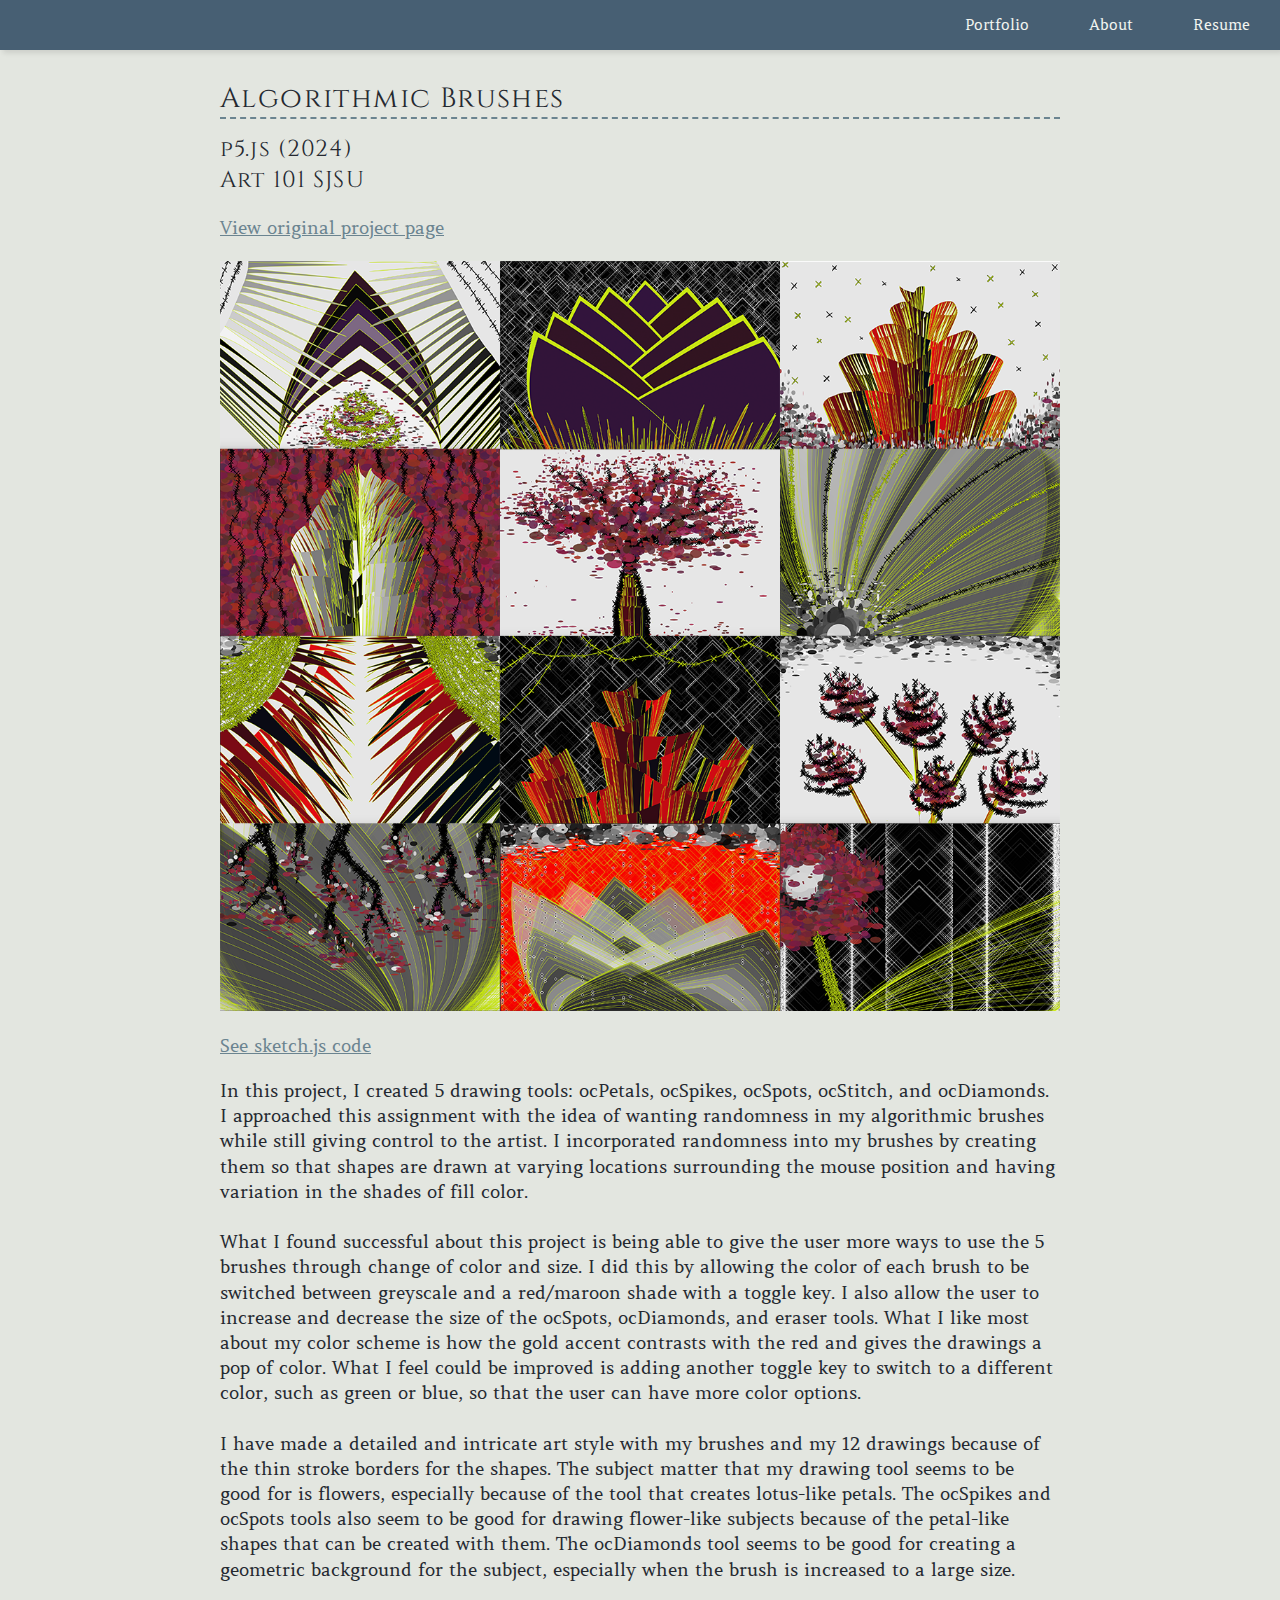
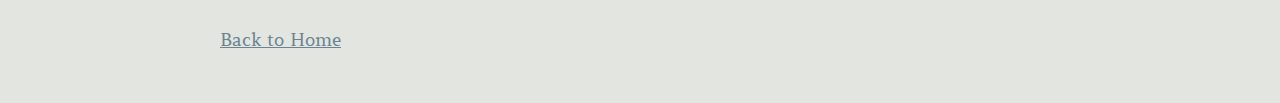
<file: drawing-tool-flowers.html>
<!DOCTYPE html>
<html lang="en">

<head>
    <meta charset="UTF-8">
    <meta name="viewport" content="width=device-width, initial-scale=1.0">
    <title>Algorithmic Brushes | Portfolio</title>
    <link rel="preconnect" href="https://fonts.googleapis.com">
    <link rel="preconnect" href="https://fonts.gstatic.com" crossorigin>
    <link href="https://fonts.googleapis.com/css2?family=Amethysta&family=Cinzel:wght@700&display=swap"
        rel="stylesheet">

    <link rel="stylesheet" href="css/style.css">
</head>

<body class="project-page">

    <nav>
        <ul class="sidebar">
            <li onclick="hideSidebar()"><a href="#"><svg xmlns="http://www.w3.org/2000/svg" height="24px"
                        viewBox="0 -960 960 960" width="24px" fill="#f2f5f0">
                        <path
                            d="m256-200-56-56 224-224-224-224 56-56 224 224 224-224 56 56-224 224 224 224-56 56-224-224-224 224Z" />
                    </svg></a></li>
            <li><a href="index.html">Portfolio</a></li>
            <li><a href="about.html">About</a></li>
            <li><a href="resume.html">Resume</a></li>
        </ul>

        <ul>
            <li></li>
            <li class="hideOnMobile"><a href="index.html">Portfolio</a></li>
            <li class="hideOnMobile"><a href="about.html">About</a></li>
            <li class="hideOnMobile"><a href="resume.html">Resume</a></li>
            <li class="menu-icon" onclick=showSidebar()><a href="#"><svg xmlns="http://www.w3.org/2000/svg"
                        height="24px" viewBox="0 -960 960 960" width="24px" fill="#f2f5f0">
                        <path d="M120-240v-80h720v80H120Zm0-200v-80h720v80H120Zm0-200v-80h720v80H120Z" />
                    </svg></a></li>
        </ul>
    </nav>
    <script>
        function showSidebar() {
            const sidebar = document.querySelector('.sidebar'); // gets the sidebar
            sidebar.style.display = "flex";
        }

        function hideSidebar() {
            const sidebar = document.querySelector('.sidebar'); // gets the sidebar
            sidebar.style.display = "none";
        }
    </script>

    <main class="content-wrapper-main">
        <section class="project-details">
            <h2>Algorithmic Brushes</h2>
            <h3>p5.js (2024)</h3>
            <h3>Art 101 SJSU </h3>
        </section>

        <section class="project-documentation">
            <p>
                <a href="https://oliviajoyyy.github.io/art-101/p5_code/project1_oc-final/index.html" target="_blank">
                    View original project page</a>
            </p>
            <div class="project-images">
                <img src="images/p5-drawing-tool-flowers/p1-12tile.png"
                    alt="a tile of 12 flower images created by the drawing tool">
            </div>
            <p>
                <a href="https://oliviajoyyy.github.io/art-101/p5_code/project1_oc-final/sketch.js">See sketch.js
                    code</a>
            </p>
        </section>

        <section class="artist-statment">
            <p>
                In this project, I created 5 drawing tools: ocPetals, ocSpikes, ocSpots, ocStitch, and ocDiamonds.
                I approached this assignment with the idea of wanting randomness in my algorithmic brushes while still
                giving control to the artist.
                I incorporated randomness into my brushes by creating them so that shapes are drawn at varying locations
                surrounding the mouse position
                and having variation in the shades of fill color.
                <br><br>
                What I found successful about this project is being able to give the user more ways to use the 5 brushes
                through change of color and size.
                I did this by allowing the color of each brush to be switched between greyscale and a red/maroon shade
                with a toggle key.
                I also allow the user to increase and decrease the size of the ocSpots, ocDiamonds, and eraser tools.
                What I like most about my color scheme is how the gold accent contrasts with the red and gives the
                drawings a pop of color.
                What I feel could be improved is adding another toggle key to switch to a different color, such as green
                or blue,
                so that the user can have more color options.
                <br><br>
                I have made a detailed and intricate art style with my brushes and my 12 drawings because of the thin
                stroke borders for the shapes.
                The subject matter that my drawing tool seems to be good for is flowers, especially because of the tool
                that creates lotus-like petals.
                The ocSpikes and ocSpots tools also seem to be good for drawing flower-like subjects because of the
                petal-like shapes that can be created with them.
                The ocDiamonds tool seems to be good for creating a geometric background for the subject, especially
                when the brush is increased to a large size.
                <br><br>
            </p>
        </section>

        <p>
            <a href="index.html">Back to Home</a>
        </p>

    </main>

</body>

</html>
</file>
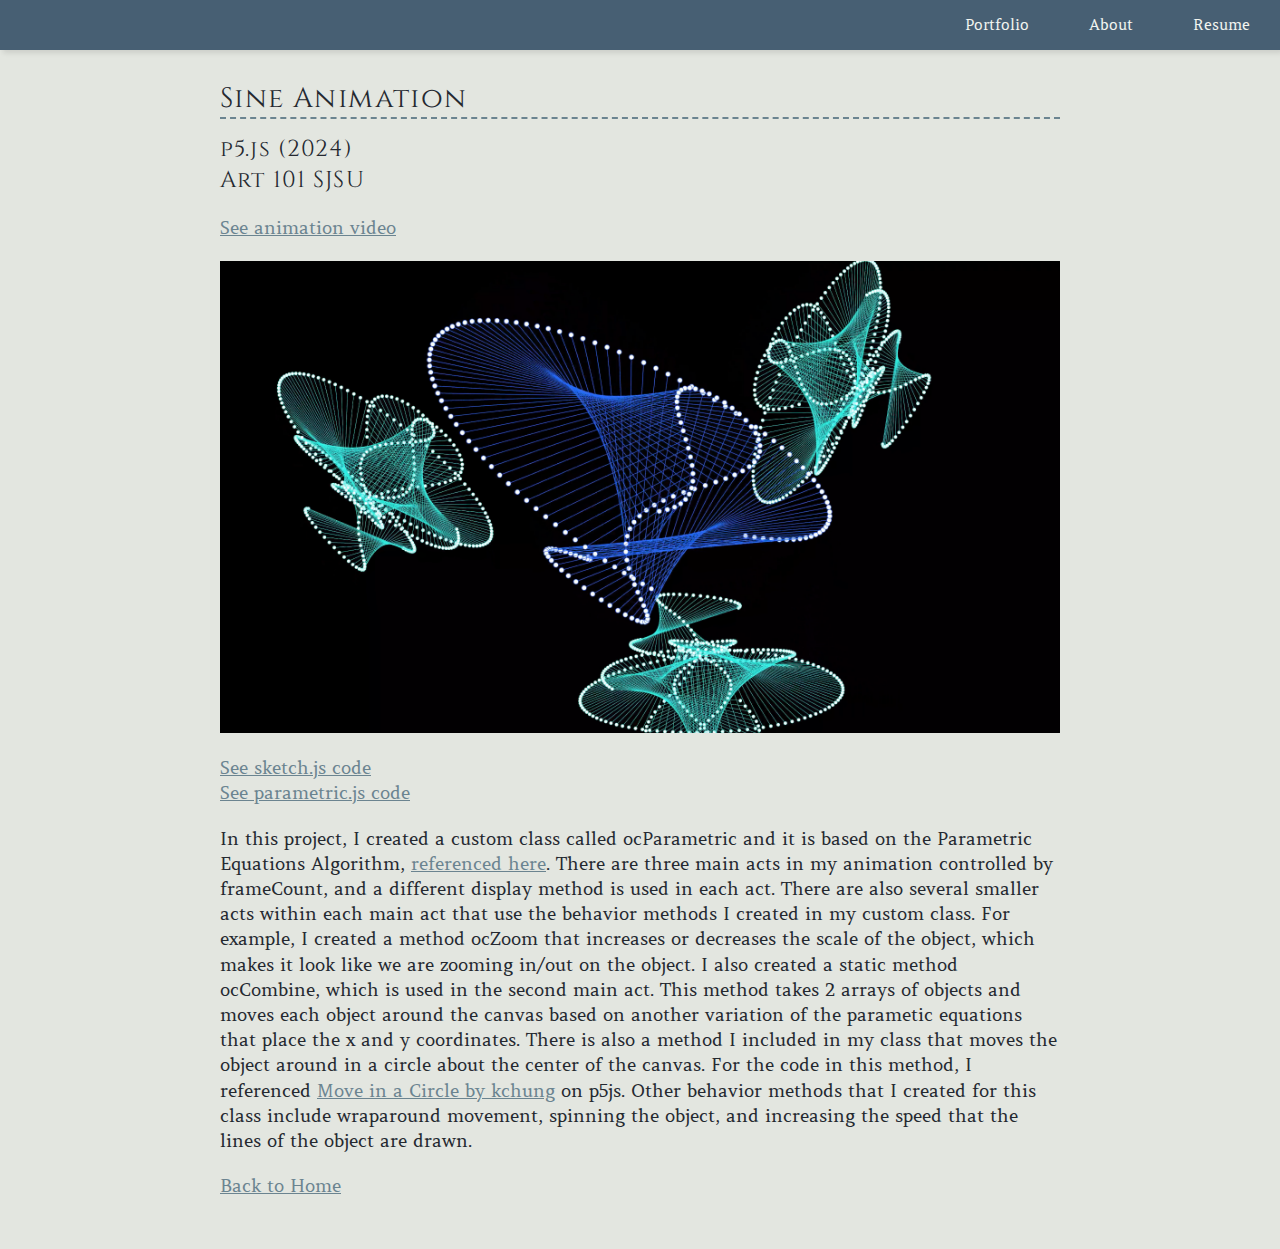
<file: p5-sine-animation.html>
<!DOCTYPE html>
<html lang="en">

<head>
    <meta charset="UTF-8">
    <meta name="viewport" content="width=device-width, initial-scale=1.0">
    <title>Sine Animation | Portfolio</title>
    <link rel="preconnect" href="https://fonts.googleapis.com">
    <link rel="preconnect" href="https://fonts.gstatic.com" crossorigin>
    <link href="https://fonts.googleapis.com/css2?family=Amethysta&family=Cinzel:wght@700&display=swap"
        rel="stylesheet">

    <link rel="stylesheet" href="css/style.css">
</head>

<body class="project-page">

    <nav>
        <ul class="sidebar">
            <li onclick="hideSidebar()"><a href="#"><svg xmlns="http://www.w3.org/2000/svg" height="24px"
                        viewBox="0 -960 960 960" width="24px" fill="#f2f5f0">
                        <path
                            d="m256-200-56-56 224-224-224-224 56-56 224 224 224-224 56 56-224 224 224 224-56 56-224-224-224 224Z" />
                    </svg></a></li>
            <li><a href="index.html">Portfolio</a></li>
            <li><a href="about.html">About</a></li>
            <li><a href="resume.html">Resume</a></li>
        </ul>

        <ul>
            <li></li>
            <li class="hideOnMobile"><a href="index.html">Portfolio</a></li>
            <li class="hideOnMobile"><a href="about.html">About</a></li>
            <li class="hideOnMobile"><a href="resume.html">Resume</a></li>
            <li class="menu-icon" onclick=showSidebar()><a href="#"><svg xmlns="http://www.w3.org/2000/svg"
                        height="24px" viewBox="0 -960 960 960" width="24px" fill="#f2f5f0">
                        <path d="M120-240v-80h720v80H120Zm0-200v-80h720v80H120Zm0-200v-80h720v80H120Z" />
                    </svg></a></li>
        </ul>
    </nav>
    <script>
        function showSidebar() {
            const sidebar = document.querySelector('.sidebar'); // gets the sidebar
            sidebar.style.display = "flex";
        }

        function hideSidebar() {
            const sidebar = document.querySelector('.sidebar'); // gets the sidebar
            sidebar.style.display = "none";
        }
    </script>

    <main class="content-wrapper-main">
        <section class="project-details">
            <h2>Sine Animation</h2>
            <h3>p5.js (2024)</h3>
            <h3>Art 101 SJSU </h3>
        </section>

        <section class="project-documentation">
            <p>
                <a href="https://drive.google.com/file/d/1FiUZU6MTB4wegHoUMJ8i9UddwUbD4P0Q/view" target="_blank">See
                    animation video</a>
            </p>
            <div class="project-images">
                <img src="images/p5-sine-animation/sine-animation-img.png" alt="sine animation">
            </div>
            <p>
                <a href="https://oliviajoyyy.github.io/art-101/p5_code/project2_oc-final/sketch.js">See sketch.js
                    code</a><br>
                <a href="https://oliviajoyyy.github.io/art-101/p5_code/project2_oc-final/parametric.js">See
                    parametric.js code</a>
            </p>
        </section>

        <section class="artist-statment">
            <p>
                In this project, I created a custom class called ocParametric and it is
                based on the Parametric Equations Algorithm,
                <a href="https://p5js.org/examples/math-parametric-equations.html">referenced here</a>.
                There are three main acts in my animation controlled by frameCount,
                and a different display method is used in each act.
                There are also several smaller acts within each main act that use the behavior methods I created
                in my custom class.
                For example, I created a method ocZoom that increases or decreases the scale
                of the object, which makes it look like we are zooming in/out on the object.
                I also created a static method ocCombine, which is used in the second main act.
                This method takes 2 arrays of objects and moves each object around the canvas based on another
                variation of the parametic equations that place the x and y coordinates.
                There is also a method I included in my class that moves the object around in a circle about the
                center of the canvas. For the code in this method, I referenced
                <a href="https://editor.p5js.org/kchung/sketches/SJkdHhWUQ">Move in a Circle by kchung</a> on p5js.
                Other behavior methods that I created for this class include wraparound movement, spinning the object,
                and increasing the speed that the lines of the object are drawn.
            </p>
        </section>

        <p>
            <a href="index.html">Back to Home</a>
        </p>

    </main>

</body>

</html>
</file>
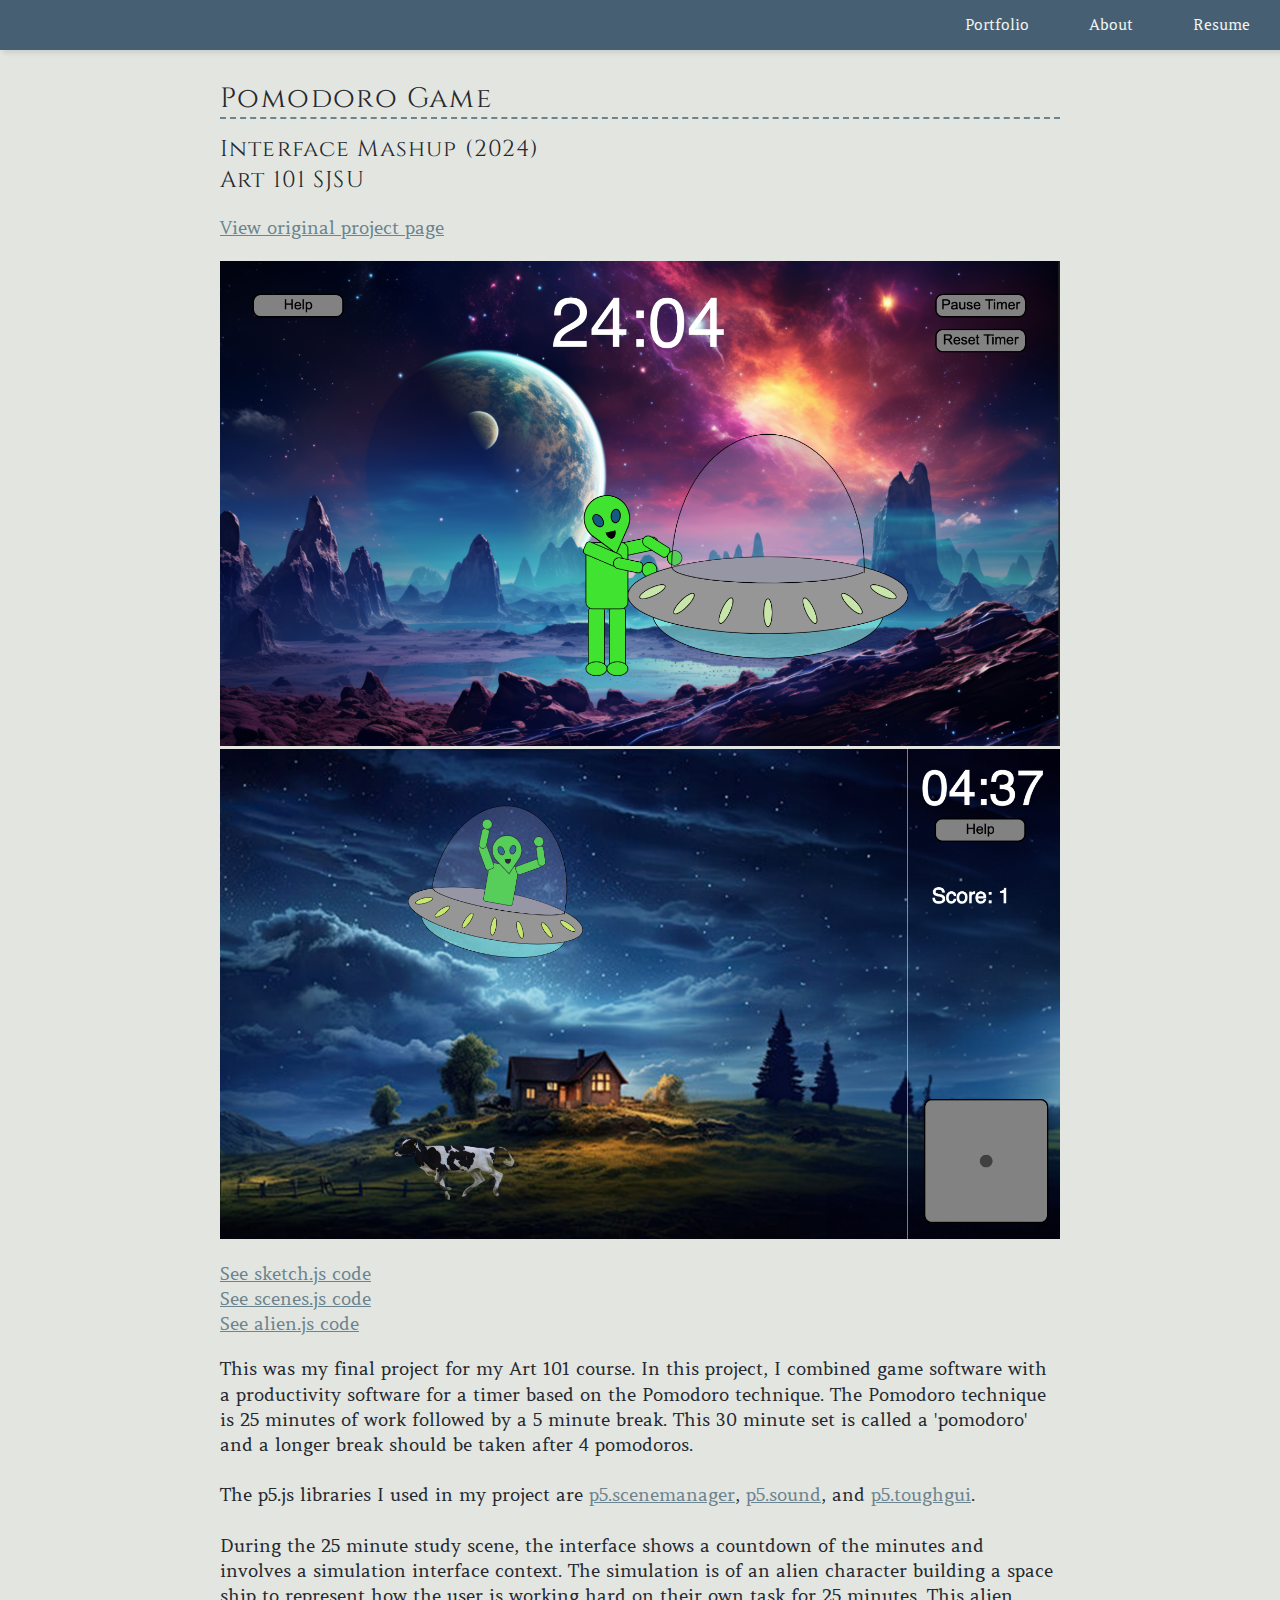
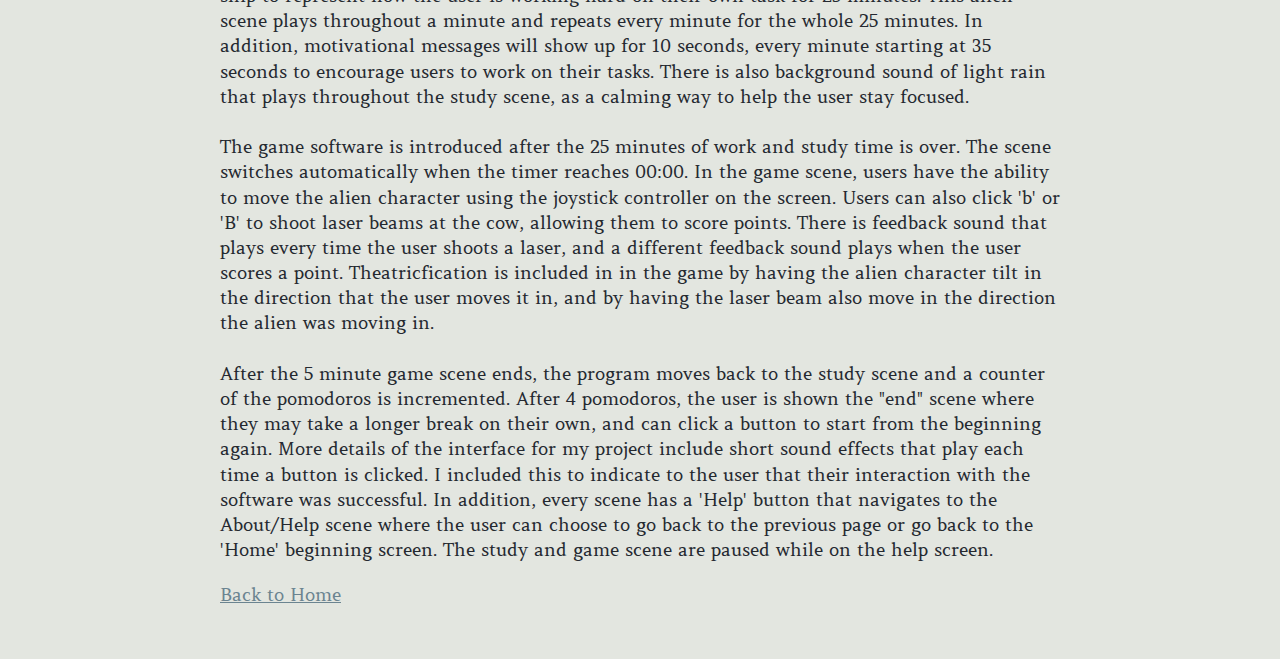
<file: pomodoro-game.html>
<!DOCTYPE html>
<html lang="en">

<head>
    <meta charset="UTF-8">
    <meta name="viewport" content="width=device-width, initial-scale=1.0">
    <title>Pomodoro Game | Portfolio</title>
    <link rel="preconnect" href="https://fonts.googleapis.com">
    <link rel="preconnect" href="https://fonts.gstatic.com" crossorigin>
    <link href="https://fonts.googleapis.com/css2?family=Amethysta&family=Cinzel:wght@700&display=swap"
        rel="stylesheet">

    <link rel="stylesheet" href="css/style.css">
</head>

<body class="project-page">

    <nav>
        <ul class="sidebar">
            <li onclick="hideSidebar()"><a href="#"><svg xmlns="http://www.w3.org/2000/svg" height="24px"
                        viewBox="0 -960 960 960" width="24px" fill="#f2f5f0">
                        <path
                            d="m256-200-56-56 224-224-224-224 56-56 224 224 224-224 56 56-224 224 224 224-56 56-224-224-224 224Z" />
                    </svg></a></li>
            <li><a href="index.html">Portfolio</a></li>
            <li><a href="about.html">About</a></li>
            <li><a href="resume.html">Resume</a></li>
        </ul>

        <ul>
            <li></li>
            <li class="hideOnMobile"><a href="index.html">Portfolio</a></li>
            <li class="hideOnMobile"><a href="about.html">About</a></li>
            <li class="hideOnMobile"><a href="resume.html">Resume</a></li>
            <li class="menu-icon" onclick=showSidebar()><a href="#"><svg xmlns="http://www.w3.org/2000/svg"
                        height="24px" viewBox="0 -960 960 960" width="24px" fill="#f2f5f0">
                        <path d="M120-240v-80h720v80H120Zm0-200v-80h720v80H120Zm0-200v-80h720v80H120Z" />
                    </svg></a></li>
        </ul>
    </nav>
    <script>
        function showSidebar() {
            const sidebar = document.querySelector('.sidebar'); // gets the sidebar
            sidebar.style.display = "flex";
        }

        function hideSidebar() {
            const sidebar = document.querySelector('.sidebar'); // gets the sidebar
            sidebar.style.display = "none";
        }
    </script>

    <main class="content-wrapper-main">
        <section class="project-details">
            <h2>Pomodoro Game</h2>
            <h3>Interface Mashup (2024)</h3>
            <h3>Art 101 SJSU </h3>
        </section>

        <section class="project-documentation">
            <p>
                <a href="https://oliviajoyyy.github.io/art-101/p5_code/project4_oc-final/index.html" target="_blank">
                    View original project page</a>
            </p>
            <div class="project-images">
                <img src="images/p5-alien-pomodoro/pomodoro-timer-scene.png" alt="alien themed pomodoro timer">
                <img src="images/p5-alien-pomodoro/pomodoro-game-scene.png" alt="alien themed game">
            </div>
            <p>
                <a href="https://oliviajoyyy.github.io/art-101/p5_code/project4_oc-final/sketch.js">See sketch.js
                    code</a><br>
                <a href="https://oliviajoyyy.github.io/art-101/p5_code/project4_oc-final/scenes.js">See scenes.js
                    code</a><br>
                <a href="https://oliviajoyyy.github.io/art-101/p5_code/project4_oc-final/alien.js">See alien.js code</a>
            </p>
        </section>

        <section class="artist-statment">
            <p>
                This was my final project for my Art 101 course.
                In this project, I combined game software with a productivity software for a timer based on the Pomodoro
                technique.
                The Pomodoro technique is 25 minutes of work followed by a 5 minute break.
                This 30 minute set is called a 'pomodoro' and a longer break should be taken after 4 pomodoros.
                <br><br>
                The p5.js libraries I used in my project are
                <a href="https://github.com/mveteanu/p5.SceneManager">p5.scenemanager</a>,
                <a href="https://p5js.org/reference/#/libraries/p5.sound">p5.sound</a>,
                and <a href="https://github.com/L05/p5.touchgui">p5.toughgui</a>.
                <br><br>
                During the 25 minute study scene, the interface shows a countdown of the minutes and involves a
                simulation interface context.
                The simulation is of an alien character building a space ship to represent how the user is working hard
                on their own task
                for 25 minutes. This alien scene plays throughout a minute and repeats every minute for the whole 25
                minutes.
                In addition, motivational messages will show up for 10 seconds, every minute starting at 35 seconds to
                encourage users to
                work on their tasks. There is also background sound of light rain that plays throughout the study scene,
                as a calming way
                to help the user stay focused.
                <br><br>
                The game software is introduced after the 25 minutes of work and study time is over.
                The scene switches automatically when the timer reaches 00:00.
                In the game scene, users have the ability to move the alien character using the joystick controller on
                the screen.
                Users can also click 'b'
                or 'B' to shoot laser beams at the cow, allowing them to score points. There is feedback sound that
                plays every time the
                user shoots a laser, and a different feedback sound plays when the user scores a point. Theatricfication
                is included in
                in the game by having the alien character tilt in the direction that the user moves it in,
                and by having the laser beam also move in the direction the alien was moving in.
                <br><br>
                After the 5 minute game scene ends, the program moves back to the study scene and a counter of the
                pomodoros is incremented.
                After 4 pomodoros, the user is shown the "end" scene where they may take a longer break on their own,
                and can
                click a button to start from the beginning again.
                More details of the interface for my project include short sound effects that play each time a button is
                clicked.
                I included this to indicate to the user that their interaction with the software was successful.
                In addition, every scene has a 'Help' button that navigates to the About/Help scene where the user can
                choose to go
                back to the previous page or go back to the 'Home' beginning screen. The study and game scene are paused
                while on the help screen.
            </p>
        </section>

        <p>
            <a href="index.html">Back to Home</a>
        </p>

    </main>

</body>

</html>
</file>
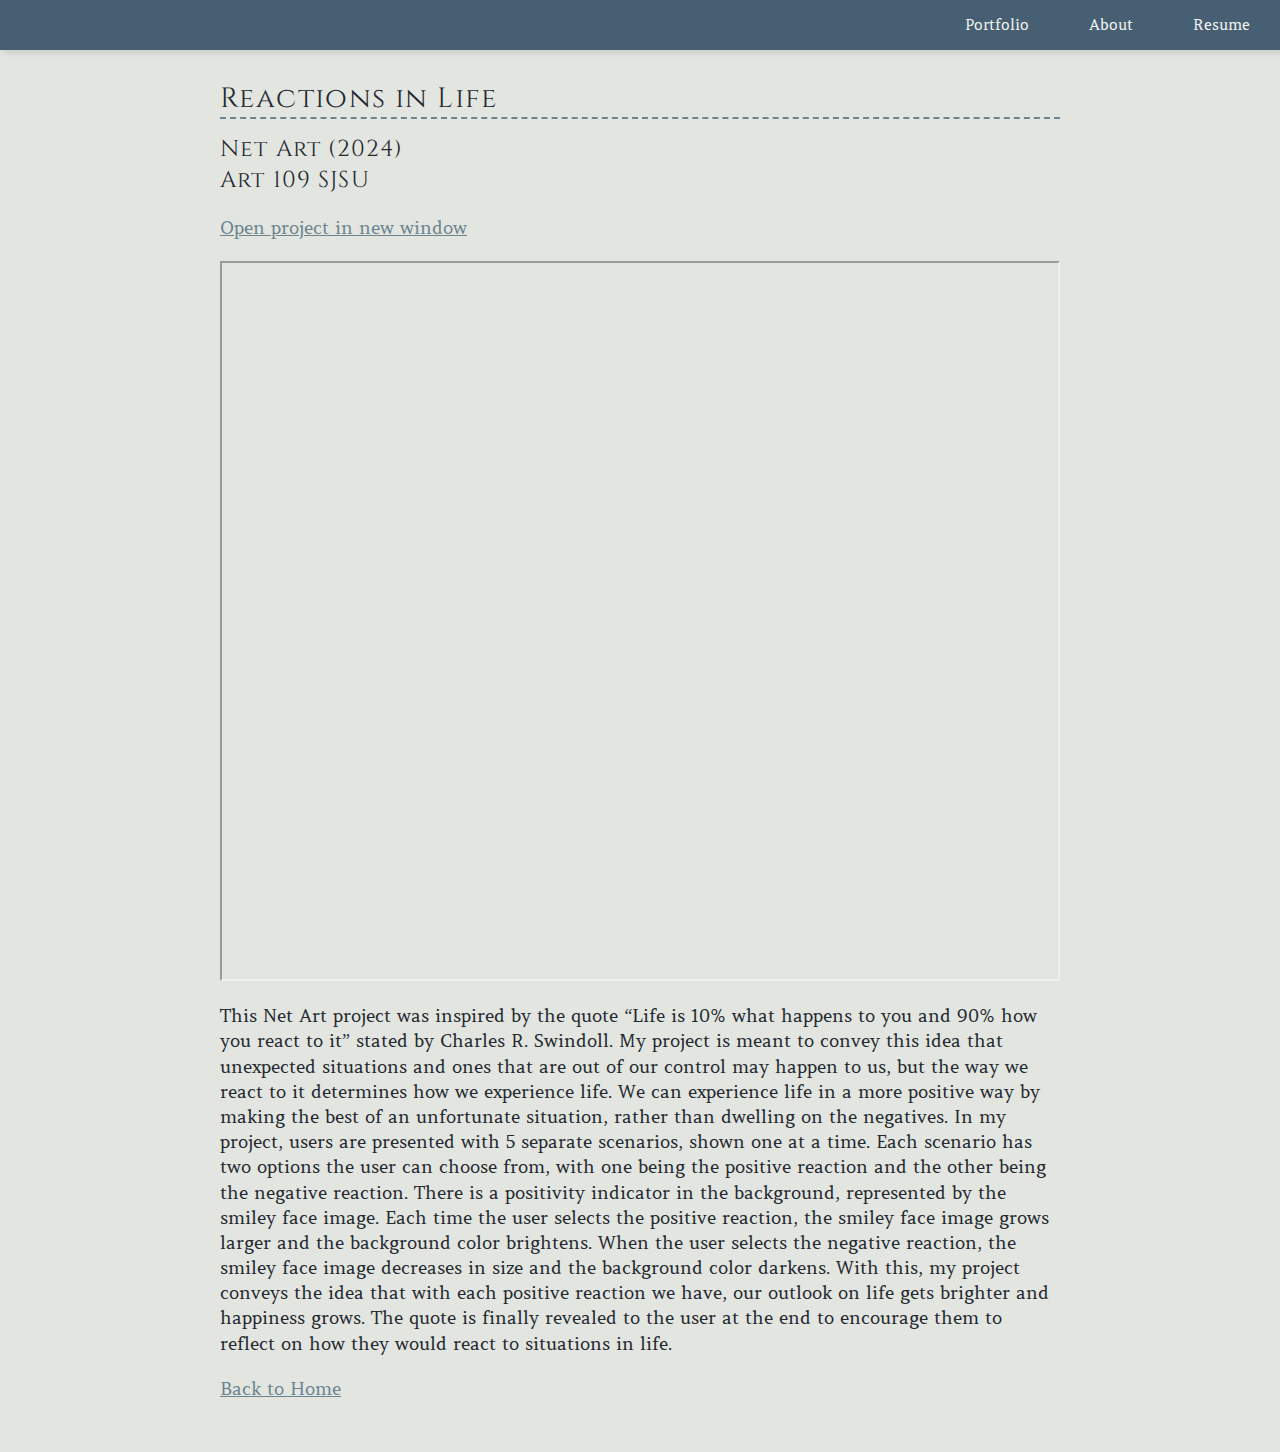
<file: reactions-in-life.html>
<!DOCTYPE html>
<html lang="en">

<head>
    <meta charset="UTF-8">
    <meta name="viewport" content="width=device-width, initial-scale=1.0">
    <title>Reactions in Life | Portfolio</title>
    <link rel="preconnect" href="https://fonts.googleapis.com">
    <link rel="preconnect" href="https://fonts.gstatic.com" crossorigin>
    <link href="https://fonts.googleapis.com/css2?family=Amethysta&family=Cinzel:wght@700&display=swap"
        rel="stylesheet">

    <link rel="stylesheet" href="css/style.css">
</head>

<body class="project-page">

    <nav>
        <ul class="sidebar">
            <li onclick="hideSidebar()"><a href="#"><svg xmlns="http://www.w3.org/2000/svg" height="24px"
                        viewBox="0 -960 960 960" width="24px" fill="#f2f5f0">
                        <path
                            d="m256-200-56-56 224-224-224-224 56-56 224 224 224-224 56 56-224 224 224 224-56 56-224-224-224 224Z" />
                    </svg></a></li>
            <li><a href="index.html">Portfolio</a></li>
            <li><a href="about.html">About</a></li>
            <li><a href="resume.html">Resume</a></li>
        </ul>

        <ul>
            <li></li>
            <li class="hideOnMobile"><a href="index.html">Portfolio</a></li>
            <li class="hideOnMobile"><a href="about.html">About</a></li>
            <li class="hideOnMobile"><a href="resume.html">Resume</a></li>
            <li class="menu-icon" onclick=showSidebar()><a href="#"><svg xmlns="http://www.w3.org/2000/svg"
                        height="24px" viewBox="0 -960 960 960" width="24px" fill="#f2f5f0">
                        <path d="M120-240v-80h720v80H120Zm0-200v-80h720v80H120Zm0-200v-80h720v80H120Z" />
                    </svg></a></li>
        </ul>
    </nav>
    <script>
        function showSidebar() {
            const sidebar = document.querySelector('.sidebar'); // gets the sidebar
            sidebar.style.display = "flex";
        }

        function hideSidebar() {
            const sidebar = document.querySelector('.sidebar'); // gets the sidebar
            sidebar.style.display = "none";
        }
    </script>

    <main class="content-wrapper-main">
        <section class="project-details">
            <h2>Reactions in Life</h2>
            <h3>Net Art (2024)</h3>
            <h3>Art 109 SJSU </h3>
        </section>

        <section class="project-documentation">
            <p>
                <a href="https://oliviajoyyy.github.io/art109-project2/" target="_blank">
                    Open project in new window</a>
            </p>
            <iframe id="reactions-netart-iframe" title="Reactions In Life"
                src="https://oliviajoyyy.github.io/art109-project2/">
            </iframe>
        </section>

        <section class="artist-statment">
            <p>
                This Net Art project was inspired by the quote “Life is 10% what happens to you and 90% how you react to
                it”
                stated by Charles R. Swindoll. My project is meant to convey this idea that unexpected situations and
                ones that are out of our control may happen to us, but the way we react to it determines how we
                experience life. We can experience life in a more positive way by making the best of an unfortunate
                situation, rather than dwelling on the negatives. In my project, users are presented with 5 separate
                scenarios, shown one at a time. Each scenario has two options the user can choose from, with one being
                the positive reaction and the other being the negative reaction. There is a positivity indicator in the
                background, represented by the smiley face image. Each time the user selects the positive reaction, the
                smiley face image grows larger and the background color brightens. When the user selects the negative
                reaction, the smiley face image decreases in size and the background color darkens. With this, my
                project conveys the idea that with each positive reaction we have, our outlook on life gets brighter and
                happiness grows. The quote is finally revealed to the user at the end to encourage them to reflect on
                how they would react to situations in life.
            </p>
        </section>

        <p>
            <a href="index.html">Back to Home</a>
        </p>

    </main>

</body>

</html>
</file>
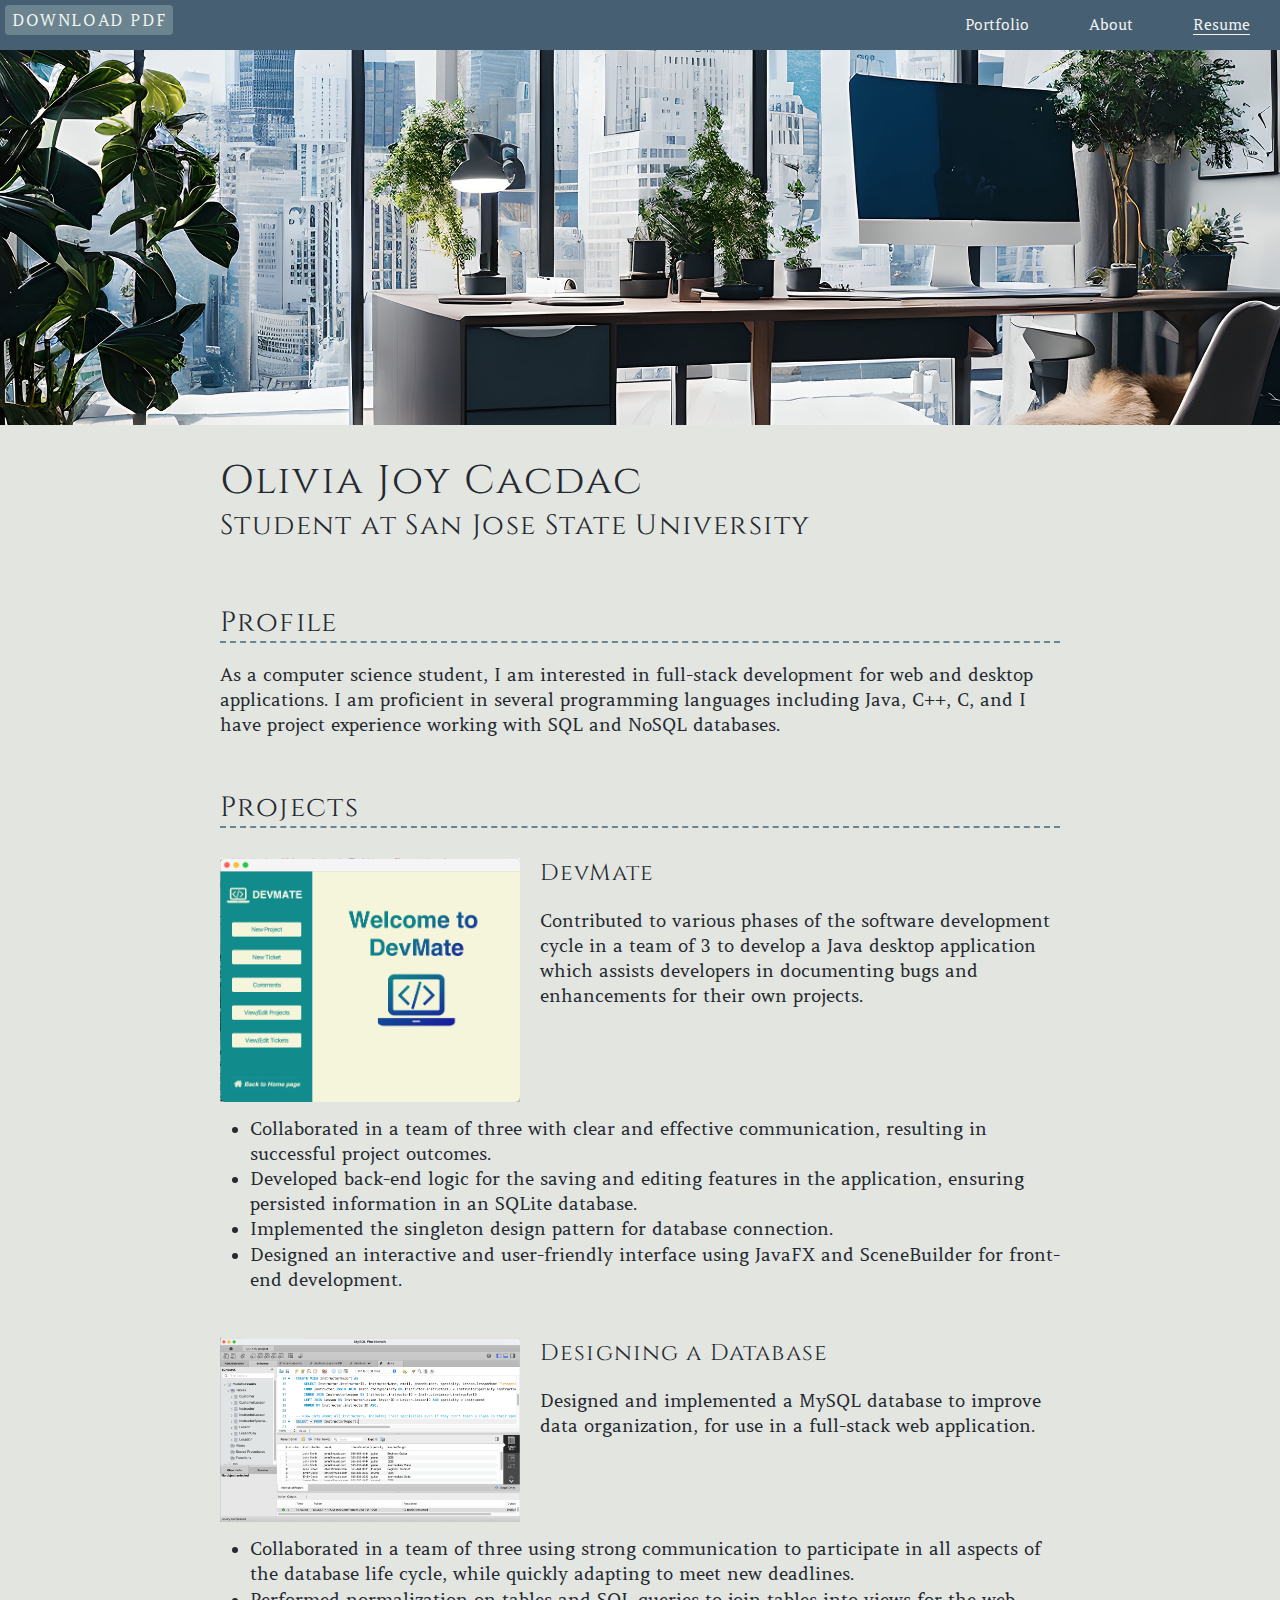
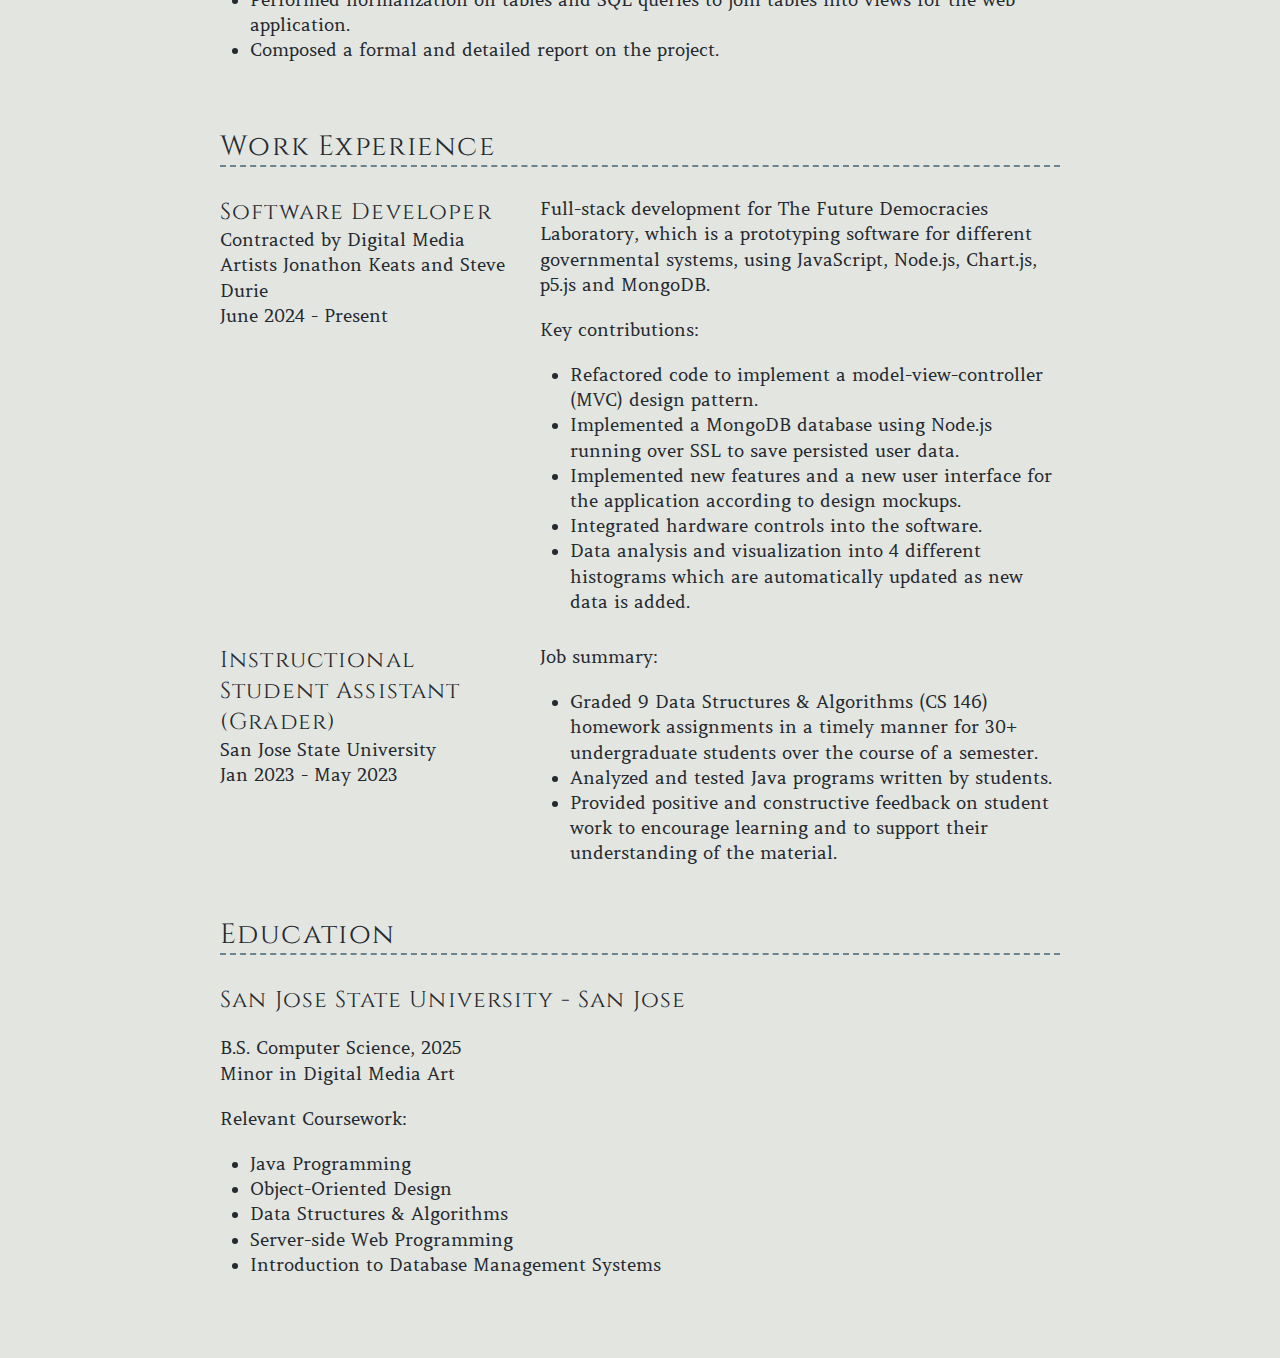
<file: resume.html>
<!DOCTYPE html>
<html lang="en">

<head>
  <meta charset="UTF-8">
  <meta name="viewport" content="width=device-width, initial-scale=1">
  <title>Resume | Olivia Joy Cacdac</title>
  <link rel="preconnect" href="https://fonts.googleapis.com">
  <link rel="preconnect" href="https://fonts.gstatic.com" crossorigin>
  <link href="https://fonts.googleapis.com/css2?family=Amethysta&family=Cinzel:wght@700&display=swap" rel="stylesheet">
  <link rel="stylesheet" href="css/style.css">
</head>

<body class="resume">
  <nav>
    <ul class="sidebar">
      <li onclick="hideSidebar()"><a href="#"><svg xmlns="http://www.w3.org/2000/svg" height="24px"
            viewBox="0 -960 960 960" width="24px" fill="#f2f5f0">
            <path
              d="m256-200-56-56 224-224-224-224 56-56 224 224 224-224 56 56-224 224 224 224-56 56-224-224-224 224Z" />
          </svg></a></li>
      <li><a href="index.html">Portfolio</a></li>
      <li><a href="about.html">About</a></li>
      <li class="activeNav"><a href="resume.html">Resume</a></li>
    </ul>

    <ul>
      <li></li>
      <li class="hideOnMobile"><a href="index.html">Portfolio</a></li>
      <li class="hideOnMobile"><a href="about.html">About</a></li>
      <li class="hideOnMobile activeNav"><a href="resume.html">Resume</a></li>
      <li class="menu-icon" onclick=showSidebar()><a href="#"><svg xmlns="http://www.w3.org/2000/svg" height="24px"
            viewBox="0 -960 960 960" width="24px" fill="#f2f5f0">
            <path d="M120-240v-80h720v80H120Zm0-200v-80h720v80H120Zm0-200v-80h720v80H120Z" />
          </svg></a></li>
    </ul>
  </nav>
  <script>
    function showSidebar() {
      const sidebar = document.querySelector('.sidebar'); // gets the sidebar
      sidebar.style.display = "flex";
    }

    function hideSidebar() {
      const sidebar = document.querySelector('.sidebar'); // gets the sidebar
      sidebar.style.display = "none";
    }
  </script>

  <a class="btn download-link" href="assets/cs-resume-art109.pdf">Download PDF</a>

  <!-- //  INTRO  // -->
  <header>
    <div class="content-wrapper">
      <h1>Olivia Joy Cacdac</h1>
      <h2>Student at San Jose State University</h2>
    </div>
  </header>

  <main class="content-wrapper">
    <!-- //  PROFILE  // -->
    <section class="resume-section">
      <h2>Profile</h2>
      <p>As a computer science student, I am interested in full-stack development for web and desktop
        applications.
        I am proficient in several programming languages including Java, C++, C, and I have project experience working
        with SQL and NoSQL databases.</p>
      <!-- <a href="index.html">Back to homepage</a> -->
    </section>

    <!-- //  PROJECTS  // -->
    <section class="resume-section">
      <h2>Projects</h2>

      <div class="project-wrapper">

        <section class="project-item">
          <img src="images/resume-img/dev-mate.png" alt="dev mate application start screen">
          <h3>DevMate</h3>
          <p>Contributed to various phases of the software development cycle in a team of 3 to develop a Java desktop
            application
            which assists developers in documenting bugs and enhancements for their own projects.</p>
          <ul>
            <li>Collaborated in a team of three with clear and effective communication, resulting in successful project
              outcomes.</li>
            <li>Developed back-end logic for the saving and editing features in the application, ensuring persisted
              information in an SQLite database.</li>
            <li>Implemented the singleton design pattern for database connection.</li>
            <li>Designed an interactive and user-friendly interface using JavaFX and SceneBuilder for front-end
              development.</li>
          </ul>
          <!-- link to project -->
          <!-- <a class="btn" href="#" target="_blank">Link to Project</a> -->
        </section>


        <section class="project-item">
          <img src="images/resume-img/instructor-report-view.png" alt="sql lite database view creation">
          <h3>Designing a Database</h3>
          <p>Designed and implemented a MySQL database to improve data organization, for use in a full-stack web
            application.</p>
          <ul>
            <li>Collaborated in a team of three using strong communication to participate in all aspects of the database
              life cycle, while quickly adapting to meet new deadlines.</li>
            <li>Performed normalization on tables and SQL queries to join tables into views for the web application.
            </li>
            <li>Composed a formal and detailed report on the project.</li>
          </ul>
          <!-- link to project -->
          <!-- <a class="btn" href="#" target="_blank">Link to Project</a> -->
        </section>

      </div>
    </section>

    <!-- //  WORK EXPERIENCE  // -->
    <section class="resume-section">
      <h2>Work Experience</h2>
      <section class="work-item">
        <div class="work-details">
          <h3>Software Developer</h3>
          <p>Contracted by Digital Media Artists Jonathon Keats and Steve Durie</p>
          <p>June 2024 - Present</p>
        </div>

        <div class="work-summary">
          <p>Full-stack development for The Future Democracies Laboratory, which is a prototyping software for
            different governmental systems,
            using JavaScript, Node.js, Chart.js, p5.js and MongoDB.</p>
          <p>Key contributions:</p>
          <ul>
            <li>Refactored code to implement a model-view-controller (MVC) design pattern.</li>
            <li>Implemented a MongoDB database using Node.js running over SSL to save persisted user data.</li>
            <li>Implemented new features and a new user interface for the application according to design mockups.</li>
            <li>Integrated hardware controls into the software.</li>
            <li>Data analysis and visualization into 4 different histograms which are automatically updated as new data
              is added.</li>
          </ul>
        </div>
      </section>

      <section class="work-item">
        <div class="work-details">
          <h3>Instructional Student Assistant (Grader)</h3>
          <p>San Jose State University</p>
          <p>Jan 2023 - May 2023</p>
        </div>

        <div class="work-summary">
          <p>Job summary:</p>
          <ul>
            <li>Graded 9 Data Structures & Algorithms (CS 146) homework assignments in a timely manner for 30+
              undergraduate students over the course of a semester.</li>
            <li>Analyzed and tested Java programs written by students.</li>
            <li>Provided positive and constructive feedback on student work to encourage learning and to support their
              understanding of the material.</li>
          </ul>
        </div>
      </section>
    </section>

    <!-- //  EDUCATION & CERTIFICATIONS  // -->
    <section class="resume-section">
      <h2>Education</h2>

      <section class="education-item">
        <h3>San Jose State University - San Jose</h3>
        <p>B.S. Computer Science, 2025<br>Minor in Digital Media Art</p>
        <p>Relevant Coursework:</p>
        <ul>
          <li>Java Programming</li>
          <li>Object-Oriented Design</li>
          <li>Data Structures & Algorithms</li>
          <li>Server-side Web Programming</li>
          <li>Introduction to Database Management Systems</li>
        </ul>
      </section>

    </section>
  </main>

</body>

</html>
</file>
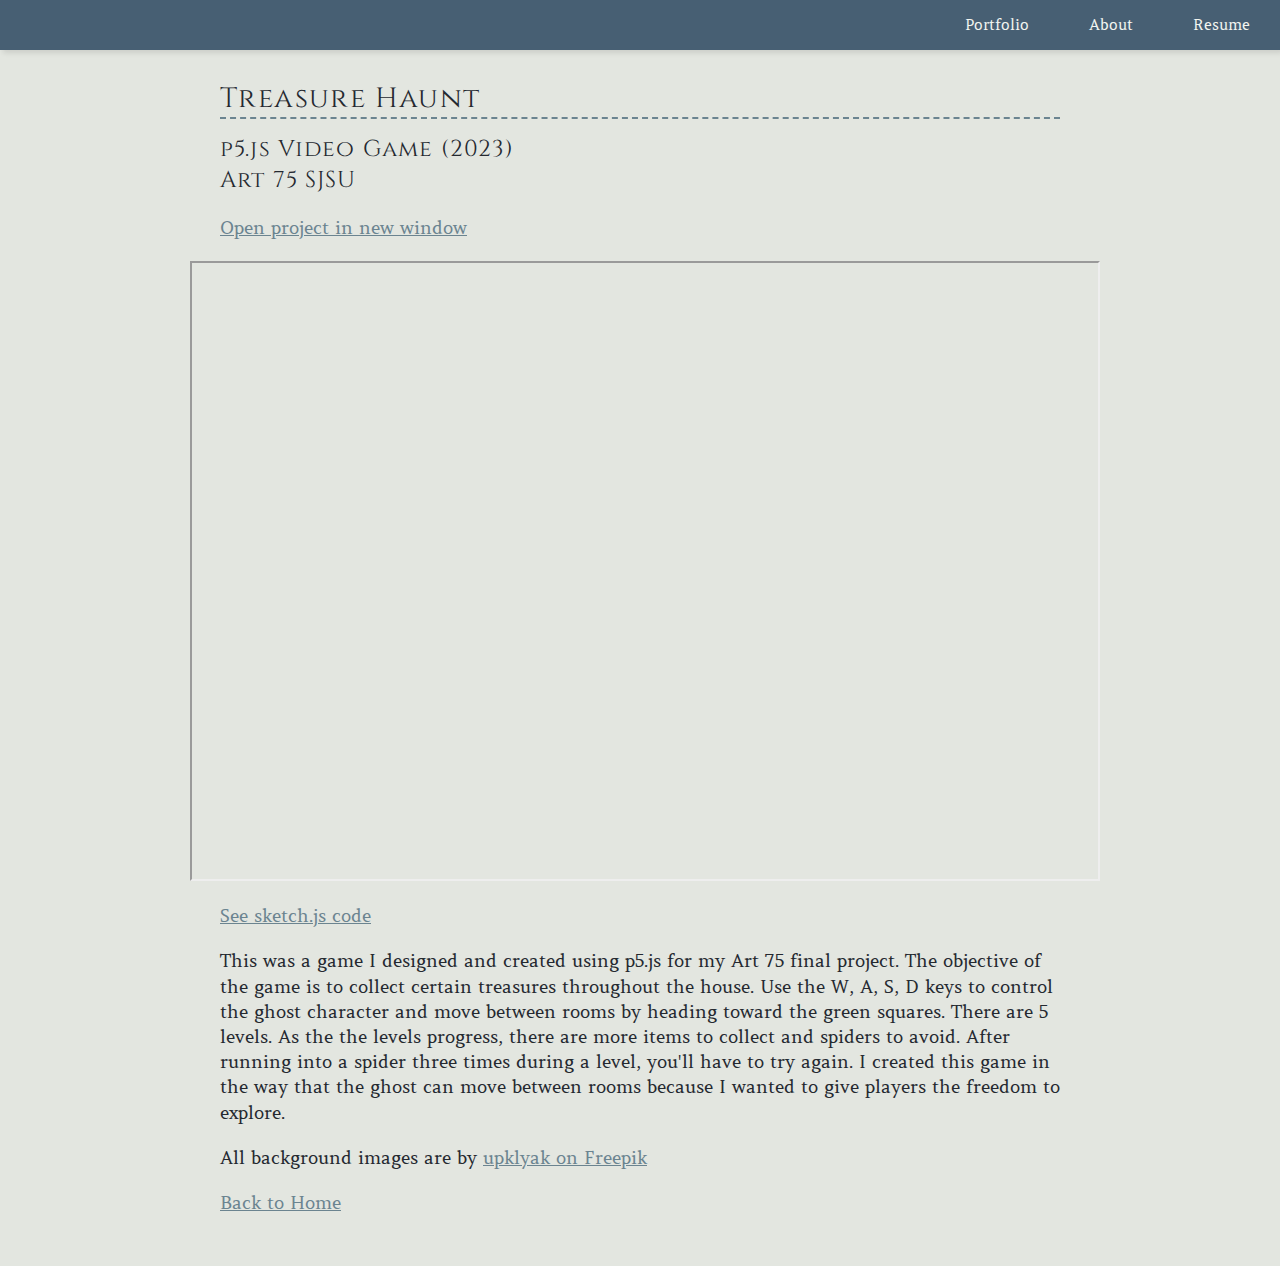
<file: treasure-haunt.html>
<!DOCTYPE html>
<html lang="en">

<head>
    <meta charset="UTF-8">
    <meta name="viewport" content="width=device-width, initial-scale=1.0">
    <title>Treasure Haunt | Portfolio</title>
    <link rel="preconnect" href="https://fonts.googleapis.com">
    <link rel="preconnect" href="https://fonts.gstatic.com" crossorigin>
    <link href="https://fonts.googleapis.com/css2?family=Amethysta&family=Cinzel:wght@700&display=swap"
        rel="stylesheet">

    <link rel="stylesheet" href="css/style.css">
</head>

<body class="project-page">

    <nav>
        <ul class="sidebar">
            <li onclick="hideSidebar()"><a href="#"><svg xmlns="http://www.w3.org/2000/svg" height="24px"
                        viewBox="0 -960 960 960" width="24px" fill="#f2f5f0">
                        <path
                            d="m256-200-56-56 224-224-224-224 56-56 224 224 224-224 56 56-224 224 224 224-56 56-224-224-224 224Z" />
                    </svg></a></li>
            <li><a href="index.html">Portfolio</a></li>
            <li><a href="about.html">About</a></li>
            <li><a href="resume.html">Resume</a></li>
        </ul>

        <ul>
            <li></li>
            <li class="hideOnMobile"><a href="index.html">Portfolio</a></li>
            <li class="hideOnMobile"><a href="about.html">About</a></li>
            <li class="hideOnMobile"><a href="resume.html">Resume</a></li>
            <li class="menu-icon" onclick=showSidebar()><a href="#"><svg xmlns="http://www.w3.org/2000/svg"
                        height="24px" viewBox="0 -960 960 960" width="24px" fill="#f2f5f0">
                        <path d="M120-240v-80h720v80H120Zm0-200v-80h720v80H120Zm0-200v-80h720v80H120Z" />
                    </svg></a></li>
        </ul>
    </nav>
    <script>
        function showSidebar() {
            const sidebar = document.querySelector('.sidebar'); // gets the sidebar
            sidebar.style.display = "flex";
        }

        function hideSidebar() {
            const sidebar = document.querySelector('.sidebar'); // gets the sidebar
            sidebar.style.display = "none";
        }
    </script>

    <main class="content-wrapper-main">
        <section class="project-details">
            <h2>Treasure Haunt</h2>
            <h3>p5.js Video Game (2023)</h3>
            <h3>Art 75 SJSU </h3>
        </section>

        <section class="project-documentation">
            <p>
                <a href="https://oliviajoyyy.github.io/treasure_haunt/" target="_blank">
                    Open project in new window</a>
            </p>
            <iframe id="treasure-haunt-iframe" title="Treasure Haunt"
                src="https://oliviajoyyy.github.io/treasure_haunt/">
            </iframe>
            <p>
                <a href="https://oliviajoyyy.github.io/treasure_haunt/treasure_haunt.js">See sketch.js
                    code</a>
            </p>
        </section>

        <section class="artist-statment">
            <p>
                This was a game I designed and created using p5.js for my Art 75 final project.
                The objective of the game is to collect certain treasures throughout the house. Use the W, A, S, D keys
                to control the ghost character and move between rooms by heading toward the green squares. There are 5
                levels. As the the levels progress, there are more items to collect and spiders to avoid. After running
                into a spider three times during a level, you'll have to try again. I created this game in the way that
                the ghost can move between rooms because I wanted to give players
                the freedom to explore.
            </p>
            <p>
                All background images are by <a href="https://www.freepik.com/author/upklyak">upklyak on Freepik</a>
            </p>
        </section>

        <p>
            <a href="index.html">Back to Home</a>
        </p>

    </main>

</body>

</html>
</file>
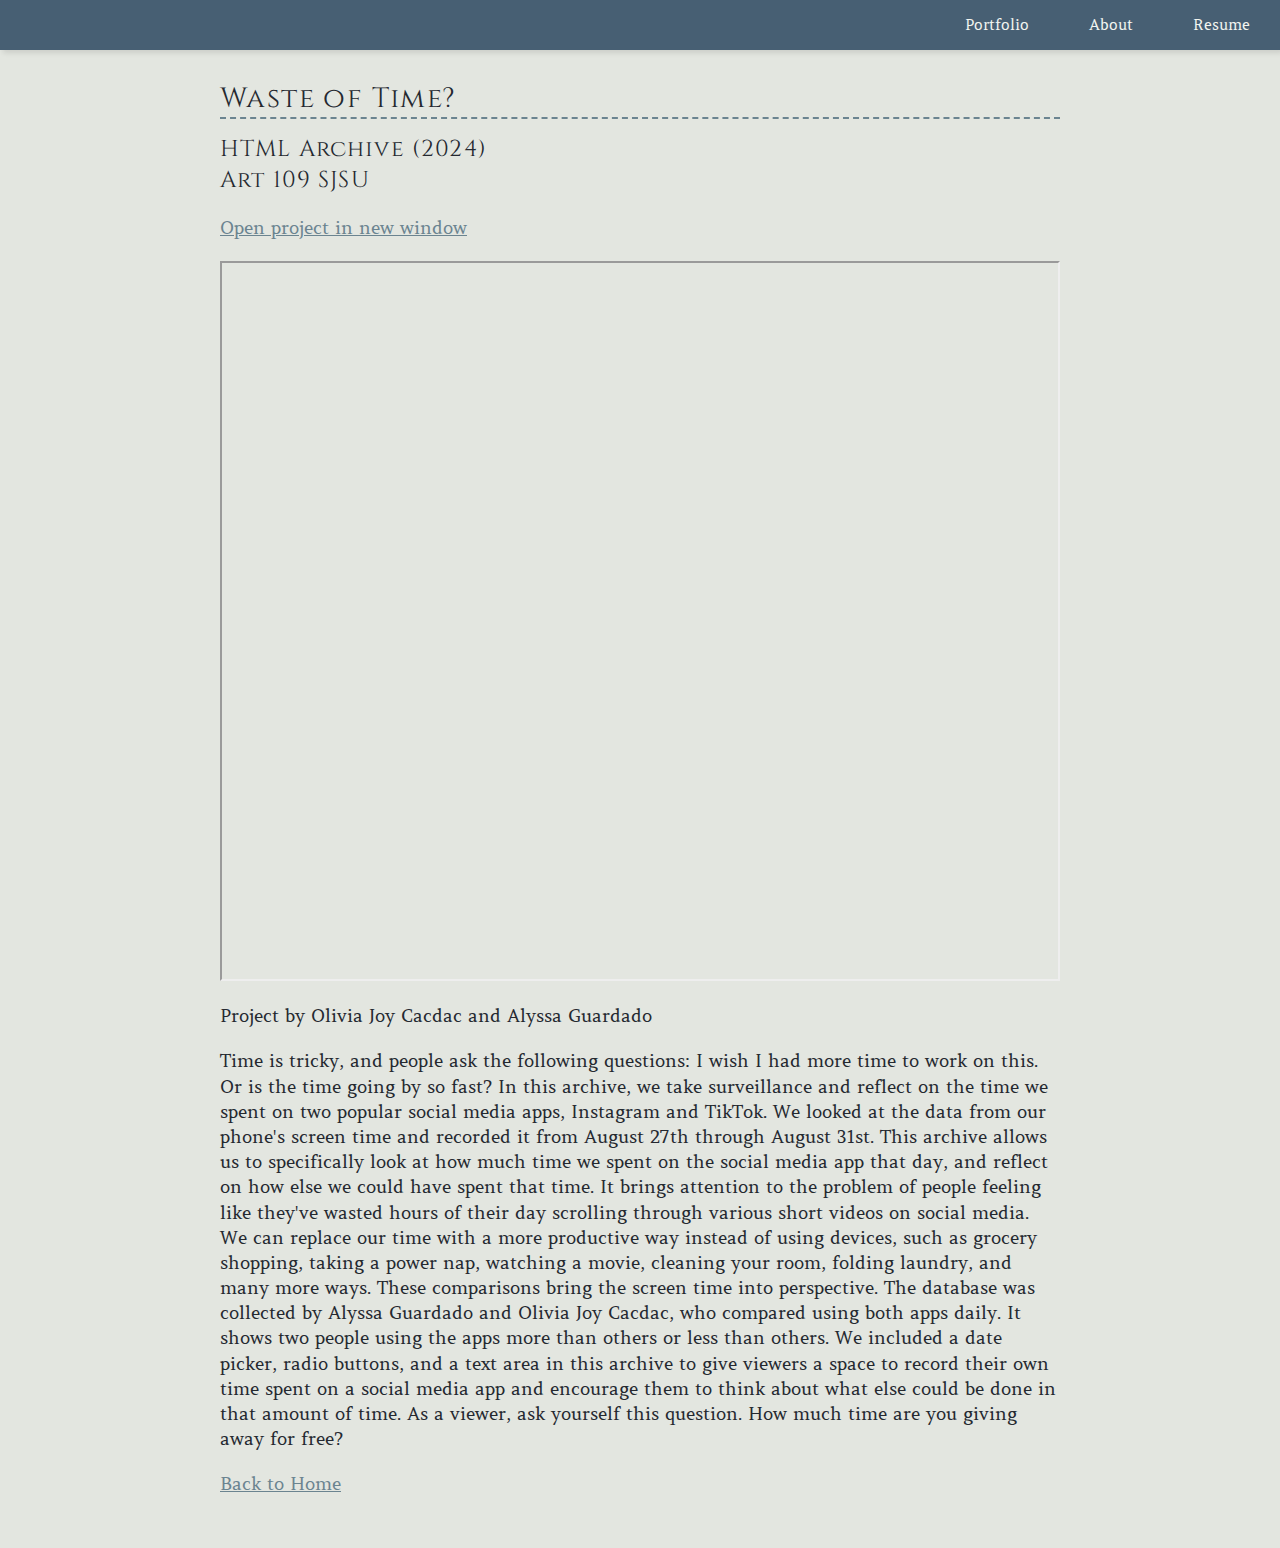
<file: waste-of-time.html>
<!DOCTYPE html>
<html lang="en">

<head>
    <meta charset="UTF-8">
    <meta name="viewport" content="width=device-width, initial-scale=1.0">
    <title>Waste of Time? | Portfolio</title>
    <link rel="preconnect" href="https://fonts.googleapis.com">
    <link rel="preconnect" href="https://fonts.gstatic.com" crossorigin>
    <link href="https://fonts.googleapis.com/css2?family=Amethysta&family=Cinzel:wght@700&display=swap"
        rel="stylesheet">

    <link rel="stylesheet" href="css/style.css">
</head>

<body class="project-page">

    <nav>
        <ul class="sidebar">
            <li onclick="hideSidebar()"><a href="#"><svg xmlns="http://www.w3.org/2000/svg" height="24px"
                        viewBox="0 -960 960 960" width="24px" fill="#f2f5f0">
                        <path
                            d="m256-200-56-56 224-224-224-224 56-56 224 224 224-224 56 56-224 224 224 224-56 56-224-224-224 224Z" />
                    </svg></a></li>
            <li><a href="index.html">Portfolio</a></li>
            <li><a href="about.html">About</a></li>
            <li><a href="resume.html">Resume</a></li>
        </ul>

        <ul>
            <li></li>
            <li class="hideOnMobile"><a href="index.html">Portfolio</a></li>
            <li class="hideOnMobile"><a href="about.html">About</a></li>
            <li class="hideOnMobile"><a href="resume.html">Resume</a></li>
            <li class="menu-icon" onclick=showSidebar()><a href="#"><svg xmlns="http://www.w3.org/2000/svg"
                        height="24px" viewBox="0 -960 960 960" width="24px" fill="#f2f5f0">
                        <path d="M120-240v-80h720v80H120Zm0-200v-80h720v80H120Zm0-200v-80h720v80H120Z" />
                    </svg></a></li>
        </ul>
    </nav>
    <script>
        function showSidebar() {
            const sidebar = document.querySelector('.sidebar'); // gets the sidebar
            sidebar.style.display = "flex";
        }

        function hideSidebar() {
            const sidebar = document.querySelector('.sidebar'); // gets the sidebar
            sidebar.style.display = "none";
        }
    </script>

    <main class="content-wrapper-main">
        <section class="project-details">
            <h2>Waste of Time?</h2>
            <h3>HTML Archive (2024)</h3>
            <h3>Art 109 SJSU </h3>
        </section>

        <section class="project-documentation">
            <p>
                <a href="https://oliviajoyyy.github.io/project-1_cg/" target="_blank">
                    Open project in new window</a>
            </p>
            <iframe id="time-archive-iframe" title="Waste of Time?" src="https://oliviajoyyy.github.io/project-1_cg/">
            </iframe>
        </section>

        <section class="artist-statment">
            <p>Project by Olivia Joy Cacdac and Alyssa Guardado</p>
            <p>
                Time is tricky, and people ask the following questions: I wish I had more time to work on this. Or is
                the time going by so fast? In this archive, we take surveillance and reflect on the time we spent on two
                popular social media apps, Instagram and TikTok. We looked at the data from our phone's screen time and
                recorded it from August 27th through August 31st. This archive allows us to specifically look at how
                much time we spent on the social media app that day, and reflect on how else we could have spent that
                time. It brings attention to the problem of people feeling like they've wasted hours of their day
                scrolling through various short videos on social media. We can replace our time with a more productive
                way instead of using devices, such as grocery shopping, taking a power nap, watching a movie, cleaning
                your room, folding laundry, and many more ways. These comparisons bring the screen time into
                perspective. The database was collected by Alyssa Guardado and Olivia Joy Cacdac, who compared using
                both apps daily. It shows two people using the apps more than others or less than others. We included a
                date picker, radio buttons, and a text area in this archive to give viewers a space to record their own
                time spent on a social media app and encourage them to think about what else could be done in that
                amount of time. As a viewer, ask yourself this question. How much time are you giving away for free?
            </p>
        </section>

        <p>
            <a href="index.html">Back to Home</a>
        </p>

    </main>

</body>

</html>
</file>
<file: css/style.css>
/*
    COLOR PALLETE

    Ivory       #e3e6e0, #f2f5f0
    Black       #252930
    Khaki       #c0b3a0
    Blue Gray   #6b8490, #475f73
*/

html {
    box-sizing: border-box;
    font-size: 62.5%; /* set default to 10px */
    overflow-x: hidden;
}
 
*, *:before, *:after {
    box-sizing: inherit;
    margin: 0;
    padding: 0;
}

html,
body {
    height: 100vh;
    width: 100vw;
    margin: 0;
    font-family: "Amethysta", serif;
    color: #252930;
    background: #e3e6e0;
}

h1, h2, h3 {
    font-family: "Cinzel", serif;
    font-weight: 400; /* make default font weight */
    margin: 0; /* remove all margins */
    letter-spacing: 0.05em;
}

h1 {
    font-size: 4rem;
    line-height: 1.3;
}

h2 {
    font-size: 2.8rem;
}

h3 {
    font-size: 2.3rem;
}

p {
    font-family: "Amethysta", serif;
    font-size: 1.8rem; /* equivalent to 18px */
    margin: 20px 0;
    line-height: 1.4;
}

header {
    color: #f2f5f0;
}

/* ------------------------------------------------ */

/* ---------------- NAV BAR ----------------------- */

nav {
    background-color: #475f73;
    box-shadow: 3px 3px 5px rgba(0, 0, 0, 0.1);
    font-size: 1.5rem;
    z-index: 2;
}

nav ul {
    width: 100%;
    list-style: none;
    display: flex;
    justify-content: flex-end; /* puts on the right side */
    align-items: center;
}

nav li {
    height: 50px;
}

nav a {
    height: 100%;
    padding: 0 30px;
    text-decoration: none;
    display: flex;
    align-items: center;
    color: #f2f5f0;
}

nav a:hover {
    background-color: #607d95;
}

nav li:first-child {
    margin-right: auto;
}

.activeNav {
    text-decoration: underline #f2f5f0;
    text-underline-offset: 4px;
}

.sidebar {
    position: fixed;
    top: 0;
    right: 0;
    height: 100vh;
    width: 250px;
    z-index: 999; /* always puts navbar on top of other elements */
    background-color: #475f7370; /* rgba(255, 255, 255, 0.117); */
    backdrop-filter: blur(10px); /* gives a glass effect when background color has transparency */
    box-shadow: -10px 0 10px rgba(0, 0, 0, 0.1);
    display: none;
    flex-direction: column;
    align-items: flex-start; /* starts from the top */
    justify-content: flex-start;
}

.sidebar li {
    width: 100%;
}

.sidebar a {
    width: 100%;
}

.menu-icon {
    display: none;
}

/* nav bar items not shown on smaller and mobile size screens, show menu icon */
@media(max-width: 800px) {
    .hideOnMobile {
        display: none;
    }

    .menu-icon {
        display: flex;
    }
}

/* nav bars fills entire mobile screen when < 400px*/
@media(max-width: 400px) {
    .sidebar {
        width: 100%;
    }
}

/* ------------------------------------------------ */


/* ------------- THREE.JS AT THE TOP -------------- */

.portfolio header canvas {
    position: absolute;
    top: 50px;
    left: 0;
}

#scene-container {
    top: 0;
    left: 0;
    width: 100vw;
    height: 375px;
    margin: 0 auto;
}

.portfolio .container {
    position: relative;
    z-index: 1;
    width: 100%;
    height: 100%;
    display: grid;
    place-content: center;
}

.portfolio .content {
    display: flex;
    gap: 5em;
    width: 100%;
    padding-top: 3em;
    position: relative;
}

.portfolio .content:before {
    content: '';
    position: absolute;
    top: 0; /* in relation to parent container content */
    left: 0;
    width: 100%;
    border-bottom: 1px solid white;
    transform: scaleX(1);
}

.portfolio .container h1 {
    width: 50vw;
    font-size: 4rem;
    font-family: "Cinzel", serif;
    font-weight: 400; /* make default font weight */
    line-height: 97%;
    text-align: center;
}

.portfolio .container h1, .portfolio .container p {
    flex-basis: 0; /* 50% 2-colum layout */
    flex-grow: 1;
    clip-path: polygon(0 0, 100% 0, 100% 0, 0 0); /* hides everything */
    /* only what is visible shows up - will be animated to show more */
}

.portfolio .container p {
    width: 40vw;
    line-height: 2;
    text-align: center;
    margin: 0;
}

/* ------------------------------------------------ */

/* -------------- PORTFOLIO LAYOUT ---------------- */

.portfolio .content-wrapper {
    display: flex;
    flex-direction: column;
}

.portfolio main {
    flex: 1 0 auto;
    color: #252930;
    padding-top: 20px;
    padding-bottom: 60px;
}

.portfolio main canvas {
    position: absolute;
    top: 425px;
    left: 0;
}

#main-scene {
    top: 0;
    left: 0;
    width: 100vw;
    height: 100%;
    margin: 0 auto;
}

.portfolio .project-section {
    position: relative;
    z-index: 1;
    max-width: 75vw; /* width 75% of viewport width */
    margin: 0 auto; /* centers project-section on page */
    justify-content: center; /* centers columns */
    display: grid; /* content of project-section will be in grid */
    grid-template-columns: repeat(2, 40%); /* 2 cols of same width */
    grid-auto-rows: auto; /* rows will be 200px in height */
    column-gap: 100px;
    row-gap: 100px;
    padding: 30px;
    /* gap: 50px; */
}

.portfolio .project-item {
    background: #e3e6e0;
    padding: 10px;
    border: 15px ridge black;

}

.portfolio .project-item img, .project-images img {
    width: 100%;
}

@media screen and (max-width: 830px) {
    .portfolio .project-section {
        /* background: rgb(30, 76, 107); */
        /*max-width: 75vw; /* width 75% of viewport width */
        margin: 0 auto; /* centers project-section on page */
        /*justify-content: center; /* centers columns */
        display: grid; /* content of project-section will be in grid */
        grid-template-columns: repeat(1, 90%); /* 2 cols of 200px width */
        grid-auto-rows: auto; /* rows will be 200px in height */
        column-gap: 100px;
        row-gap: 100px;
        padding: 30px;
        /* gap: 50px; */
    }

}

/* ------------------------------------------------ */

/* --------------- ABOUT / BIO PAGE --------------- */

.about {
    display: flex;
    flex-direction: column;
}

.about header {
    color: #252930;
}

.about .content-wrapper {
    margin: 0 auto;
    padding: 30px;
    max-width: 900px;
    flex: 1 0 auto;
    z-index: 1;
}

.about .content-bg {
    background: #e3e6e0e6;
    padding: 30px;
}

#bg {
    width: 100vw;
    height: 100vh;
}

.about canvas {
    position: absolute;
}

@media screen and (max-width:650px) {
    .about .content-wrapper {
        padding: 10px;
    }
    .about .content-bg {
        padding: 20px;
    }
}

/* ------------------------------------------------ */

.project-page h2 {
    border-bottom: 2px dashed #6b8490;
    margin-bottom: 15px;
}

.project-page iframe {
    width: 100%;
    height: 720px;
}

#sine-animation-iframe {
    width: 100%;
    height: 480px;
}

#treasure-haunt-iframe {
    margin-left: -30px;
    width: 910px;
    height: 620px;
}

.project-grid-img {
    position: relative;
    z-index: 1;
    max-width: 75vw; /* width 75% of viewport width */
    margin: 0 auto; /* centers project-section on page */
    justify-content: center; /* centers columns */
    display: grid; /* content of project-section will be in grid */
    grid-template-columns: repeat(2, 50%); /* 2 cols of 300px width */
    grid-auto-rows: auto; /* rows will be 200px in height */
    column-gap: 50px;
    row-gap: 50px;
    padding: 15px;
}

@media screen and (max-width: 870px) {
    .project-grid-img {
        position: relative;
        z-index: 1;
        max-width: 75vw; /* width 75% of viewport width */
        margin: 0 auto; /* centers project-section on page */
        justify-content: center; /* centers columns */
        display: grid; /* content of project-section will be in grid */
        grid-template-columns: repeat(1, 90%); /* 2 cols of 300px width */
        grid-auto-rows: auto; /* rows will be 200px in height */
        column-gap: 50px;
        row-gap: 50px;
        padding: 15px;
    }
}

/* --------------- RESUME --------------- */
.resume header::before {
    background: url(../images/resume-img/bg-home-office-city.jpg) center;
    background-size: cover;
    content: '';
    display: block;
    height: 375px;
}

.resume header {
    color: #252930;
}

.resume .btn {
    background:#6b8490;
    color: #f2f5f0;
    text-decoration: none;
    text-transform: uppercase;
    font-size: 1.5rem;
    display: inline-block;
    padding: 7px;
    letter-spacing: 0.1em;
    line-height: 1;
    border-radius: 4px;
}

.resume .content-wrapper, .content-wrapper-main {
    margin: 0 auto;
    padding: 30px;
    max-width: 900px;
}

.resume-section {
    margin-bottom: 50px;
}

.resume-section h2 {
    border-bottom: 2px dashed #6b8490;
}

.resume .download-link {
    position: fixed;
    top: 5px;
    left: 5px;
    font-size: 1.6rem;
}

/* links */
.resume main a, .project-page main a {
    color: #6b8490;
}

.resume main a:hover, .project-page main a:hover {
    color: #c0b3a0;
    text-decoration: none;
}

.resume main a, .resume main li {
    font-family: "Amethysta", serif;
    font-size: 1.8rem; /* equivalent to 18px */
    line-height: 1.4;
}

.resume main li {
    margin-left: 30px;
}

.resume .project-item li:first-child {
    padding-top: 15px;
}
.resume .project-item li:last-child {
    padding-bottom: 15px;
}

/* will be applied to any screen 1200px or smaller */
@media screen and (max-width:1200px) {
    .resume .download-link {
        position: absolute;
    }
}

@media screen and (max-width:650px) {
    .resume header::before {
        height: 200px;
    }
    .resume h1 {
        font-size: 3rem;
    }
    .resume h2 {
        font-size: 2.3rem;
    }
    .resume h3 {
        font-size: 2rem;
    }
}

/* ---------- Resume Projects ---------- */
.resume .project-item {
    margin: 30px 0; /* 30px for top/bottom, 0px for left/right */
}

.resume .project-item img {
    width: 300px;
}

.resume .project-item ul, .resume .project-item .btn {
    clear: both; /* return to normal flow */
}

@media screen and (min-width:860px) { /* any styles here will be applied at 860px for larger */
    .resume .project-item {
        display: flow-root;
    }
    .resume .project-item img {
        float: left; /* for text to flow around the image */
        margin-right: 20px;
    }
}

/* styles will only be applied when viewport is 650px to max of 859px */
/* one column, two columns, then floated styles */
@media screen and (min-width:650px) and (max-width:859px) {
    .resume .project-wrapper { /* using this class as the grid container */
        display: grid;
        grid-template-columns: repeat(2, 1fr); /* two cols of equal width */
        column-gap: 20px;
    }
    .resume .project-item img {
        width: 100%; /* image to flex to size of columns, which are relative to view port */
    }
}

@media screen and (max-width:650px) {
    .resume .project-item img {
        width: 100%;
        margin-bottom: 10px;
    }
}

/* ---------- Resume Work Experience ---------- */
.work-item {
    margin: 30px 0;
}

.work-details p {
    margin: 0;
}

/* adds grid styles to viewports that are larger than 860px */
@media screen and (min-width:860px) {
    .work-item {
        display: grid;
        grid-template-columns: 300px 1fr;
        column-gap: 20px;
    }
    .work-summary p:first-child {
        margin-top: 0;
    }
}

/* ---------- Education on Resume ---------- */
.education-item {
    margin: 30px 0;
}
.educaton-item p {
    margin: 0;
}
</file>
